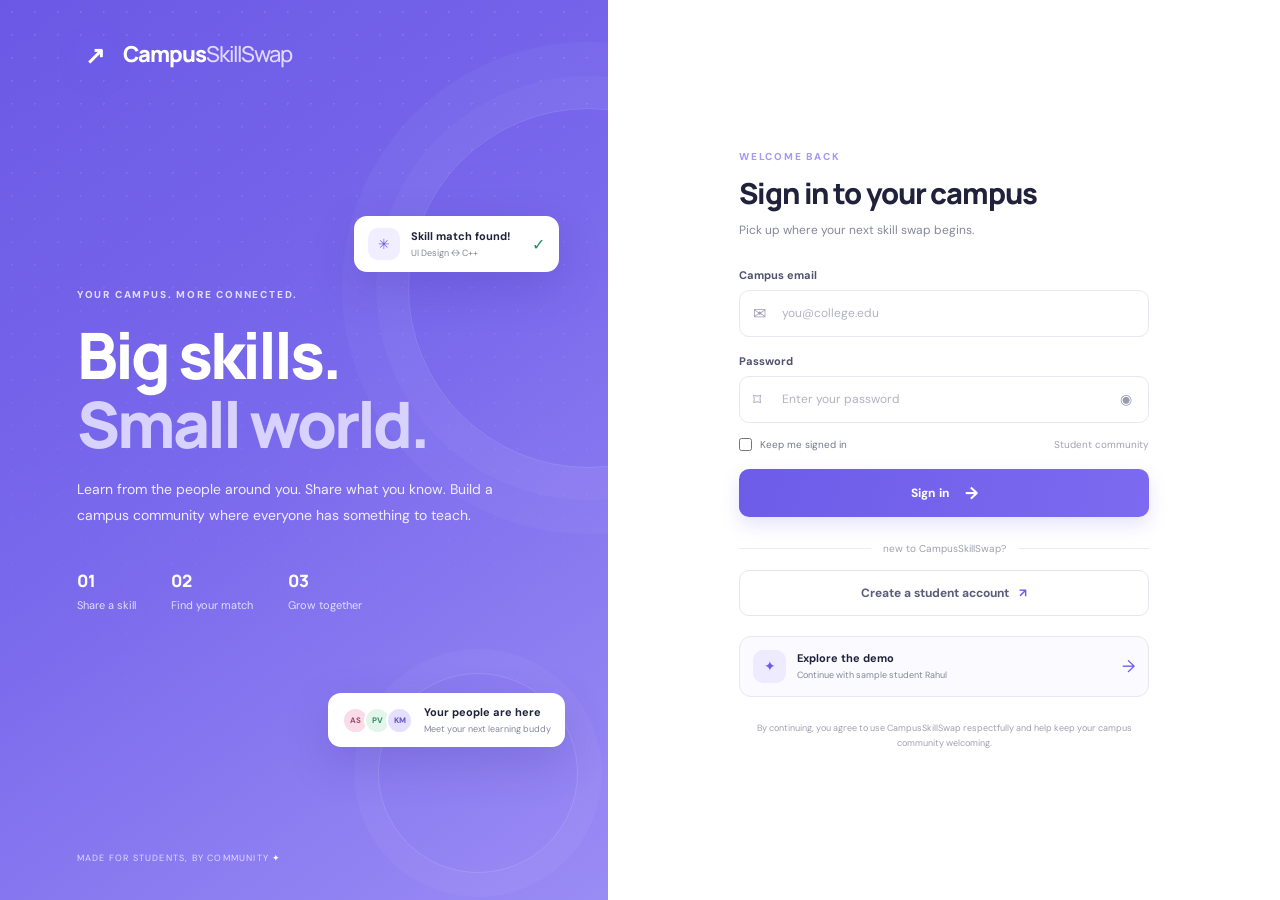
<file: index.html>
<!doctype html>
<html lang="en">
<head>
  <meta charset="utf-8"><meta name="viewport" content="width=device-width,initial-scale=1">
  <title>CampusSkillSwap — Skill Swap Network</title>
  <link rel="preconnect" href="https://fonts.googleapis.com"><link rel="preconnect" href="https://fonts.gstatic.com" crossorigin>
  <link href="https://fonts.googleapis.com/css2?family=DM+Sans:wght@400;500;600;700&family=Manrope:wght@400;500;600;700;800&display=swap" rel="stylesheet">
  <link rel="stylesheet" href="styles.css">
</head>
<body>
  <script>if(!localStorage.getItem("CampusSkillSwap-current-user")){window.location.replace("login.html")}</script>
  <div class="app-shell">
    <aside class="sidebar" id="sidebar">
      <a class="brand" href="#" aria-label="CampusSkillSwap home"><span class="brand-mark">↗</span><span>Campus<span class="brand-light">SkillSwap</span></span></a>
      <div class="campus-label">STUDENT WORKSPACE</div>
      <nav class="nav-list" id="navList">
        <button class="nav-item active" data-page="dashboard"><span>◫</span> Overview</button>
        <button class="nav-item" data-page="discover"><span>⌕</span> Discover skills</button>
        <button class="nav-item" data-page="requests"><span>⇄</span> Exchange requests <i id="requestBadge">2</i></button>
        <button class="nav-item" data-page="sessions"><span>▦</span> My sessions</button>
        <button class="nav-item" data-page="myskills"><span>✳</span> My skills</button>
        <button class="nav-item" data-page="history"><span>◷</span> Skill history</button>
        <button class="nav-item" data-page="learningmap"><span>⌁</span> Skill evolution map</button>
        <button class="nav-item" data-page="notifications"><span>♧</span> Notifications <i id="notificationBadge">3</i></button>
      </nav>
      <div class="sidebar-bottom">
        <div class="help-card"><div class="help-icon">✦</div><b>Every skill has value.</b><p>Share what you know. Learn what you love.</p><button data-page="discover" class="text-button">Find your next skill <span>→</span></button></div>
        <button class="nav-item admin-link" data-page="admin"><span>⚙</span> Admin dashboard</button>
        <div class="profile-mini"><div class="avatar avatar-violet">AS</div><div class="profile-mini-text"><b id="sideName">Aarav Sharma</b><span id="sideDept">Computer Science · Year 3</span></div><button class="more-button" id="profileMenu" aria-label="Profile options">···</button></div>
      </div>
    </aside>
    <main class="main-area">
      <header class="topbar"><button id="mobileMenu" class="icon-button mobile-only" aria-label="Open menu">☰</button><div class="crumb"><span>Workspace</span><span class="crumb-slash">/</span><b id="pageCrumb">Overview</b></div><div class="top-actions"><span class="campus-chip"><span class="online-dot"></span> Campus network</span><button class="icon-button" data-page="notifications" aria-label="Notifications">♧<span class="tiny-dot"></span></button><div class="avatar avatar-violet top-avatar">AS</div><button class="icon-button logout-button" data-action="logout" title="Sign out" aria-label="Sign out">↪</button></div></header>
      <div id="pageContent" class="page-content"></div>
      <footer class="footer">Made for campus, powered by community <span>✦</span><span class="footer-right">CampusSkillSwap · PBL Project</span></footer>
    </main>
  </div>
  <div id="toast" class="toast" role="status"></div>
  <div id="modalRoot"></div>
  <script src="app.js"></script>
</body>
</html>
</file>
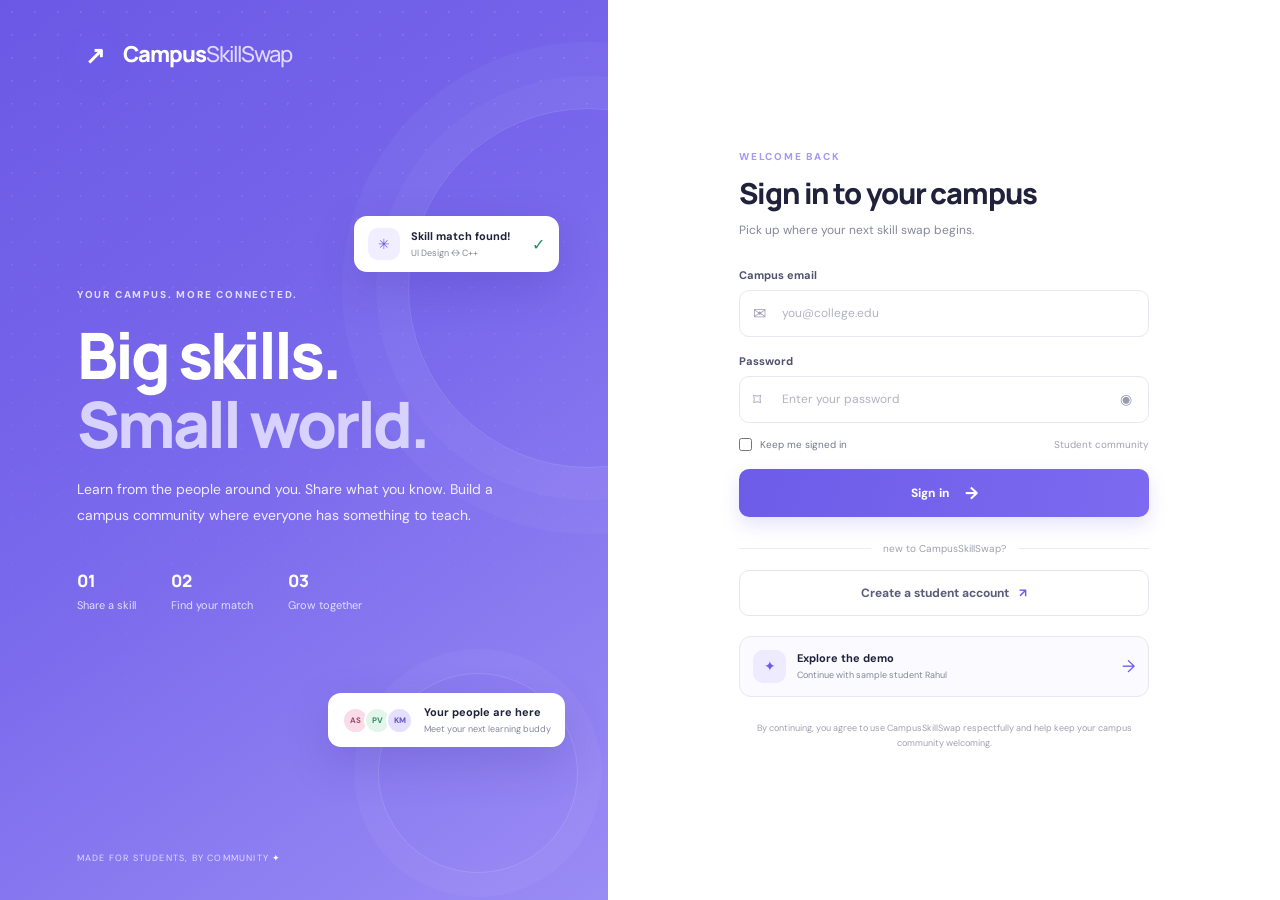
<file: login.html>
<!doctype html>
<html lang="en">
<head>
  <meta charset="utf-8"><meta name="viewport" content="width=device-width,initial-scale=1">
  <title>Sign in · CampusSkillSwap</title>
  <link rel="preconnect" href="https://fonts.googleapis.com"><link rel="preconnect" href="https://fonts.gstatic.com" crossorigin>
  <link href="https://fonts.googleapis.com/css2?family=DM+Sans:wght@400;500;600;700&family=Manrope:wght@400;500;600;700;800&display=swap" rel="stylesheet">
  <link rel="stylesheet" href="auth.css">
</head>
<body>
  <main class="auth-layout">
    <section class="auth-visual">
      <a class="brand" href="login.html"><span class="brand-mark">↗</span><span>Campus<span class="brand-light">SkillSwap</span></span></a>
      <div class="visual-copy"><span class="eyebrow">YOUR CAMPUS. MORE CONNECTED.</span><h1>Big skills.<br><em>Small world.</em></h1><p>Learn from the people around you. Share what you know. Build a campus community where everyone has something to teach.</p>
        <div class="visual-stats"><div><b>01</b><span>Share a skill</span></div><div><b>02</b><span>Find your match</span></div><div><b>03</b><span>Grow together</span></div></div>
      </div>
      <div class="floating-note note-one"><span class="note-icon purple">✳</span><div><b>Skill match found!</b><small>UI Design ↔ C++</small></div><span class="note-check">✓</span></div>
      <div class="floating-note note-two"><span class="mini-avatars"><i>AS</i><i>PV</i><i>KM</i></span><div><b>Your people are here</b><small>Meet your next learning buddy</small></div></div>
      <div class="visual-orb orb-one"></div><div class="visual-orb orb-two"></div>
      <span class="visual-footer">MADE FOR STUDENTS, BY COMMUNITY <span>✦</span></span>
    </section>
    <section class="auth-panel-wrap"><div class="auth-panel">
      <div class="mobile-brand"><span class="brand-mark">↗</span><b>Campus<span class="brand-light">SkillSwap</span></b></div>
      <div class="auth-heading"><span class="eyebrow">WELCOME BACK</span><h2>Sign in to your campus</h2><p>Pick up where your next skill swap begins.</p></div>
      <form id="loginForm" class="auth-form">
        <div class="form-field"><label for="email">Campus email</label><div class="input-wrap"><span>✉</span><input id="email" name="email" type="email" placeholder="you@college.edu" autocomplete="username" required></div></div>
        <div class="form-field"><label for="password">Password</label><div class="input-wrap"><span>⌑</span><input id="password" name="password" type="password" placeholder="Enter your password" autocomplete="current-password" required minlength="6"><button type="button" class="reveal" data-toggle-password="password" aria-label="Show password">◉</button></div></div>
        <div class="form-row"><label class="check-label"><input type="checkbox" id="remember"> Keep me signed in</label><span class="quiet-label">Student community</span></div>
        <p class="form-error" id="formError" role="alert"></p>
        <button class="auth-submit" type="submit">Sign in <span>→</span></button>
      </form>
      <div class="auth-separator"><span>new to CampusSkillSwap?</span></div>
      <a class="secondary-submit" href="register.html">Create a student account <span>↗</span></a>
      <button class="demo-submit" id="demoLogin" type="button"><span class="demo-icon">✦</span><span><b>Explore the demo</b><small>Continue with sample student Rahul</small></span><span class="demo-arrow">→</span></button>
      <p class="auth-legal">By continuing, you agree to use CampusSkillSwap respectfully and help keep your campus community welcoming.</p>
    </div></section>
  </main>
  <div id="authToast" class="auth-toast" role="status"></div><script src="auth.js"></script>
</body></html>
</file>
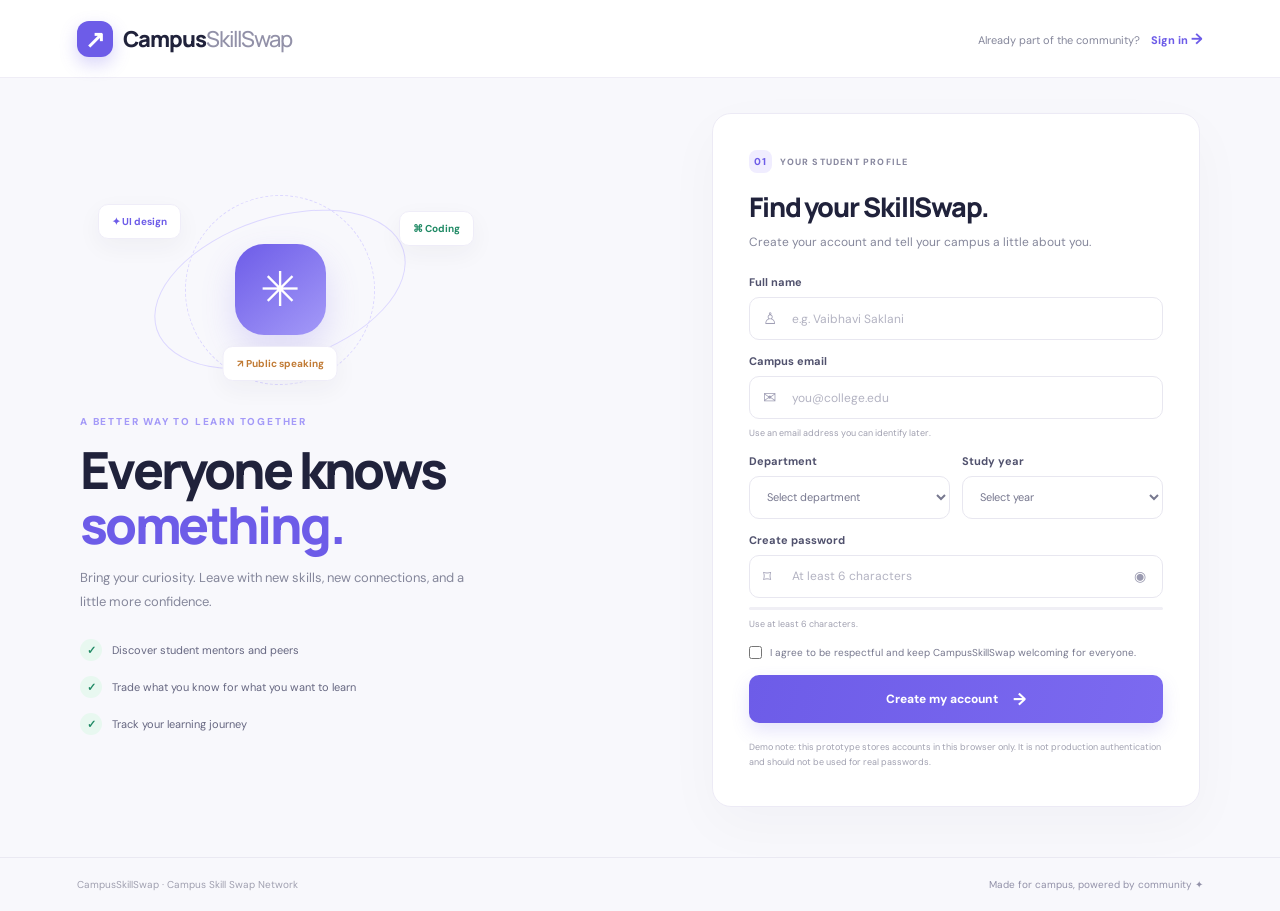
<file: register.html>
<!doctype html>
<html lang="en">
<head>
  <meta charset="utf-8"><meta name="viewport" content="width=device-width,initial-scale=1">
  <title>Join CampusSkillSwap · Student registration</title>
  <link rel="preconnect" href="https://fonts.googleapis.com"><link rel="preconnect" href="https://fonts.gstatic.com" crossorigin>
  <link href="https://fonts.googleapis.com/css2?family=DM+Sans:wght@400;500;600;700&family=Manrope:wght@400;500;600;700;800&display=swap" rel="stylesheet">
  <link rel="stylesheet" href="auth.css">
</head>
<body class="register-body">
  <header class="register-top"><a class="brand" href="login.html"><span class="brand-mark">↗</span><span>Campus<span class="brand-light">SkillSwap</span></span></a><div>Already part of the community? <a href="login.html">Sign in <span>→</span></a></div></header>
  <main class="register-layout">
    <aside class="register-aside"><div class="register-aside-art"><div class="art-orbit orbit-a"></div><div class="art-orbit orbit-b"></div><div class="art-center">✳</div><span class="art-chip chip-a">✦ UI design</span><span class="art-chip chip-b">⌘ Coding</span><span class="art-chip chip-c">↗ Public speaking</span></div><span class="eyebrow">A BETTER WAY TO LEARN TOGETHER</span><h1>Everyone knows<br><em>something.</em></h1><p>Bring your curiosity. Leave with new skills, new connections, and a little more confidence.</p><div class="benefit-list"><div><span>✓</span> Discover student mentors and peers</div><div><span>✓</span> Trade what you know for what you want to learn</div><div><span>✓</span> Track your learning journey</div></div></aside>
    <section class="register-card"><div class="step-label"><span class="step-dot">01</span> YOUR STUDENT PROFILE</div><h2>Find your SkillSwap.</h2><p class="register-intro">Create your account and tell your campus a little about you.</p>
      <form id="registerPageForm" class="auth-form register-form">
        <div class="form-field"><label for="fullName">Full name</label><div class="input-wrap"><span>♙</span><input id="fullName" name="name" type="text" placeholder="e.g. Vaibhavi Saklani" autocomplete="name" minlength="2" required></div></div>
        <div class="form-field"><label for="regEmail">Campus email</label><div class="input-wrap"><span>✉</span><input id="regEmail" name="email" type="email" placeholder="you@college.edu" autocomplete="email" required></div><small class="field-hint">Use an email address you can identify later.</small></div>
        <div class="form-grid-auth"><div class="form-field"><label for="department">Department</label><div class="select-wrap"><select id="department" name="dept" required><option value="" disabled selected>Select department</option><option>Computer Science</option><option>Information Technology</option><option>Electronics</option><option>Mechanical Engineering</option><option>Electrical Engineering</option><option>Business Administration</option><option>Design</option><option>Other</option></select></div></div><div class="form-field"><label for="year">Study year</label><div class="select-wrap"><select id="year" name="year" required><option value="" disabled selected>Select year</option><option value="1">Year 1</option><option value="2">Year 2</option><option value="3">Year 3</option><option value="4">Year 4</option><option value="5">Year 5+</option></select></div></div></div>
        <div class="form-field"><label for="regPassword">Create password</label><div class="input-wrap"><span>⌑</span><input id="regPassword" name="password" type="password" placeholder="At least 6 characters" autocomplete="new-password" minlength="6" required><button type="button" class="reveal" data-toggle-password="regPassword" aria-label="Show password">◉</button></div><div class="password-meter"><span id="passwordMeter"></span></div><small class="field-hint" id="passwordHint">Use at least 6 characters.</small></div>
        <label class="check-label terms-check"><input type="checkbox" name="terms" required> I agree to be respectful and keep CampusSkillSwap welcoming for everyone.</label>
        <p class="form-error" id="registerError" role="alert"></p><button class="auth-submit" type="submit">Create my account <span>→</span></button>
      </form>
      <p class="auth-legal">Demo note: this prototype stores accounts in this browser only. It is not production authentication and should not be used for real passwords.</p>
    </section>
  </main>
  <footer class="register-footer">CampusSkillSwap · Campus Skill Swap Network <span>Made for campus, powered by community ✦</span></footer>
  <div id="authToast" class="auth-toast" role="status"></div><script src="auth.js"></script>
</body></html>
</file>
<file: styles.css>
:root{--ink:#20223b;--muted:#85879b;--line:#ececf3;--purple:#6d5ce8;--purple-dark:#5142c7;--lav:#f1efff;--mint:#e7f8f0;--green:#208a65;--orange:#f0a45b;--bg:#f8f8fc;--white:#fff;--shadow:0 10px 30px rgba(37,34,80,.045)}*{box-sizing:border-box}body{margin:0;background:var(--bg);color:var(--ink);font-family:'DM Sans',sans-serif;font-size:14px}button,input,select,textarea{font:inherit}button{cursor:pointer}a{color:inherit;text-decoration:none}.app-shell{min-height:100vh;display:flex}.sidebar{width:250px;background:#fff;border-right:1px solid var(--line);padding:27px 16px 16px;display:flex;flex-direction:column;flex-shrink:0;min-height:100vh}.brand{display:flex;align-items:center;gap:10px;padding:0 14px;margin-bottom:42px;font:800 22px Manrope,sans-serif;letter-spacing:-1px}.brand-mark{display:grid;place-items:center;width:34px;height:34px;border-radius:11px;background:var(--purple);color:white;font-size:23px;box-shadow:0 5px 12px #6d5ce844}.brand-light{font-weight:500;color:#8888a0}.campus-label{padding:0 14px;margin-bottom:13px;font-size:10px;letter-spacing:1.35px;font-weight:700;color:#a1a1b2}.nav-list{display:grid;gap:5px}.nav-item{position:relative;width:100%;border:0;background:transparent;color:#7b7c92;text-align:left;padding:13px 14px;border-radius:10px;display:flex;align-items:center;gap:13px;font-weight:600;transition:.18s}.nav-item>span{font-size:20px;width:22px;text-align:center;color:#9999af}.nav-item:hover{background:#f7f6ff;color:var(--purple)}.nav-item.active{background:var(--lav);color:var(--purple-dark)}.nav-item.active>span{color:var(--purple)}.nav-item i{font-style:normal;margin-left:auto;background:#e3defe;color:var(--purple-dark);font-size:10px;font-weight:700;border-radius:6px;padding:3px 6px}.sidebar-bottom{margin-top:auto}.help-card{background:#f7f5ff;border:1px solid #eeeaff;border-radius:14px;padding:17px 15px;margin:24px 3px 18px}.help-icon{display:grid;place-items:center;width:31px;height:31px;border-radius:10px;background:#e8e2ff;color:var(--purple);font-size:18px;margin-bottom:13px}.help-card b{font:700 13px Manrope,sans-serif}.help-card p{color:#85849c;line-height:1.55;font-size:12px;margin:7px 0 12px}.text-button{padding:0;border:0;background:none;color:var(--purple);font-weight:700;font-size:11px}.text-button span{margin-left:5px}.admin-link{font-size:12px;padding-top:11px;padding-bottom:11px}.profile-mini{border-top:1px solid var(--line);margin-top:12px;padding:17px 5px 0;display:flex;align-items:center;gap:10px}.avatar{display:grid;place-items:center;flex-shrink:0;border-radius:50%;font-weight:700}.avatar-violet{background:#e6e1ff;color:#6753d9}.profile-mini .avatar{width:36px;height:36px;font-size:11px}.profile-mini-text{display:grid;gap:4px;min-width:0}.profile-mini-text b{font-size:12px}.profile-mini-text span{font-size:10px;color:var(--muted);white-space:nowrap}.more-button{margin-left:auto;border:0;background:none;color:#999;font-size:20px}.main-area{flex:1;min-width:0;display:flex;flex-direction:column}.topbar{height:76px;background:#fff;border-bottom:1px solid var(--line);display:flex;align-items:center;justify-content:space-between;padding:0 42px}.crumb{display:flex;align-items:center;gap:11px;color:#9a9bad;font-size:12px}.crumb-slash{color:#d4d4e0}.crumb b{font-weight:700;color:#34344e}.top-actions{display:flex;align-items:center;gap:19px}.campus-chip{font-size:11px;color:#77798d;background:#f7f7fb;border:1px solid #eeeef5;padding:8px 11px;border-radius:20px}.online-dot{display:inline-block;width:6px;height:6px;border-radius:50%;background:#38bf8a;margin-right:6px;vertical-align:1px}.icon-button{position:relative;border:1px solid var(--line);background:#fff;border-radius:10px;width:36px;height:36px;color:#77788f;font-size:18px}.tiny-dot{position:absolute;width:6px;height:6px;background:#fa8f87;border:1px solid white;border-radius:50%;right:7px;top:6px}.top-avatar{width:34px;height:34px;font-size:11px}.page-content{padding:34px 42px 30px;max-width:1500px;width:100%;margin:0 auto;flex:1}.footer{padding:17px 42px;border-top:1px solid var(--line);font-size:10px;color:#a0a0b0}.footer>span:first-child{color:var(--purple)}.footer-right{float:right}.eyebrow{color:var(--purple);font-size:10px;letter-spacing:1.6px;font-weight:800;text-transform:uppercase}.page-title{font:800 27px Manrope,sans-serif;letter-spacing:-.9px;margin:8px 0 7px}.subtitle{margin:0;color:var(--muted);font-size:12px;line-height:1.65}.heading-row{display:flex;align-items:flex-end;justify-content:space-between;gap:18px;margin-bottom:25px}.heading-actions{display:flex;gap:10px}.btn{border:1px solid transparent;border-radius:9px;padding:11px 15px;font-size:12px;font-weight:700;display:inline-flex;align-items:center;justify-content:center;gap:8px;transition:.18s}.btn-primary{background:var(--purple);color:#fff;box-shadow:0 5px 12px #6d5ce822}.btn-primary:hover{background:var(--purple-dark);transform:translateY(-1px)}.btn-light{background:#fff;border-color:var(--line);color:#64657e}.btn-light:hover{border-color:#c9c2ff;color:var(--purple)}.btn-sm{padding:8px 11px;font-size:11px}.stats-grid{display:grid;grid-template-columns:repeat(4,minmax(0,1fr));gap:15px;margin-bottom:24px}.stat-card,.panel,.person-card,.session-card,.request-card{background:#fff;border:1px solid var(--line);border-radius:14px;box-shadow:var(--shadow)}.stat-card{padding:19px 19px 17px}.stat-top{display:flex;align-items:center;justify-content:space-between;color:#898aa0;font-size:11px}.stat-icon{width:34px;height:34px;border-radius:10px;display:grid;place-items:center;font-size:18px}.icon-purple{background:#f0edff;color:#725fe9}.icon-green{background:#e7f8f0;color:#26956d}.icon-orange{background:#fff3e6;color:#e99a4e}.icon-blue{background:#e9f4ff;color:#5198dd}.stat-value{font:800 25px Manrope,sans-serif;letter-spacing:-.8px;margin:12px 0 5px}.stat-note{font-size:10px;color:#a0a0b0}.stat-note .positive{color:#26956d;font-weight:700}.dashboard-grid{display:grid;grid-template-columns:minmax(0,1.65fr) minmax(260px,1fr);gap:20px}.panel{padding:21px;margin-bottom:20px}.panel-head{display:flex;align-items:center;justify-content:space-between;gap:12px;margin-bottom:18px}.panel-title{font:750 14px Manrope,sans-serif;margin:0}.panel-subtitle{font-size:10px;color:var(--muted);margin-top:5px}.link-button{border:0;background:none;color:var(--purple);font-size:11px;font-weight:700}.welcome-banner{border-radius:15px;padding:24px 27px;background:linear-gradient(110deg,#6e5de8,#8675f2);color:#fff;display:flex;align-items:center;justify-content:space-between;overflow:hidden;position:relative;margin-bottom:23px;min-height:145px}.welcome-banner:after{content:'';position:absolute;right:100px;top:-70px;width:220px;height:220px;border:1px solid #ffffff30;border-radius:50%;box-shadow:0 0 0 28px #ffffff0c,0 0 0 57px #ffffff0a}.welcome-banner h2{font:800 22px Manrope,sans-serif;letter-spacing:-.6px;margin:8px 0}.welcome-banner p{color:#e9e5ff;font-size:11px;margin:0 0 17px}.welcome-banner .btn{background:white;color:var(--purple-dark);padding:10px 13px}.welcome-tag{font-size:9px;letter-spacing:1.2px;color:#e4dfff;font-weight:700}.welcome-illustration{position:relative;z-index:1;font-size:56px;opacity:.94;margin-right:24px}.match-list{display:grid;gap:12px}.match-row{display:flex;align-items:center;gap:12px;padding:12px;border:1px solid #f0f0f6;border-radius:11px}.person-avatar{width:43px;height:43px;border-radius:13px;display:grid;place-items:center;font-weight:800;font-size:12px;flex-shrink:0}.person-meta{flex:1;min-width:0}.person-meta b{font-size:12px;display:block;margin-bottom:4px}.person-meta span{font-size:10px;color:var(--muted)}.match-skill{font-size:10px;color:#696a83;margin-top:6px}.match-skill strong{color:var(--purple)}.score{display:grid;justify-items:center;gap:3px;min-width:48px}.score b{font:800 17px Manrope,sans-serif;color:var(--purple)}.score span{font-size:9px;color:#9999aa}.quick-list{display:grid;gap:15px}.quick-item{display:flex;align-items:center;gap:11px}.quick-symbol{width:37px;height:37px;display:grid;place-items:center;border-radius:11px;background:#f4f1ff;color:var(--purple);font-size:18px}.quick-copy{flex:1}.quick-copy b{font-size:11px;display:block}.quick-copy span{font-size:10px;color:var(--muted);display:block;margin-top:4px}.quick-arrow{color:#b0b0c1;font-size:17px}.activity-list{display:grid;gap:16px}.activity-item{display:flex;gap:10px;align-items:flex-start}.activity-dot{width:8px;height:8px;border-radius:50%;margin-top:4px;background:#8a7bf0;box-shadow:0 0 0 4px #f1efff;flex-shrink:0}.activity-copy{font-size:11px;line-height:1.5;color:#666780}.activity-copy b{color:#353650}.activity-copy time{display:block;font-size:9px;color:#a0a0b0;margin-top:4px}.skill-pills{display:flex;gap:7px;flex-wrap:wrap}.skill-pill{padding:7px 10px;background:#f3f0ff;color:#6855d6;border-radius:7px;font-size:10px;font-weight:700}.skill-pill.learn{background:#e9f8f1;color:#268563}.filters{display:flex;gap:10px;flex-wrap:wrap;margin:20px 0}.search-box{display:flex;align-items:center;gap:9px;flex:1;min-width:200px;border:1px solid var(--line);background:#fff;border-radius:9px;padding:0 12px}.search-box span{font-size:18px;color:#a0a0b0}.search-box input{border:0;outline:0;width:100%;padding:11px 0;color:var(--ink);background:transparent;font-size:11px}.filter-select,.field input,.field select,.field textarea{border:1px solid var(--line);border-radius:9px;background:#fff;padding:11px 12px;outline:none;color:#5c5d75;font-size:11px}.filter-select:focus,.field input:focus,.field select:focus,.field textarea:focus{border-color:#b7adff;box-shadow:0 0 0 3px #6d5ce812}.people-grid{display:grid;grid-template-columns:repeat(3,minmax(0,1fr));gap:15px}.person-card{padding:19px;transition:.2s}.person-card:hover{transform:translateY(-2px);box-shadow:0 12px 25px #27224c0b}.person-card-top{display:flex;align-items:flex-start;gap:11px}.person-card-top .person-avatar{width:47px;height:47px}.person-name{font:750 13px Manrope,sans-serif;margin:2px 0 5px}.person-dept{font-size:10px;color:var(--muted)}.rating{margin-left:auto;color:#e8a34c;font-size:11px;white-space:nowrap}.rating span{color:#8c8da0;font-size:10px}.person-bio{font-size:10px;color:#85869a;line-height:1.6;margin:14px 0}.mini-label{font-size:9px;letter-spacing:.7px;color:#9a9bae;font-weight:800;text-transform:uppercase;margin:12px 0 8px}.person-card .skill-pills{gap:5px}.person-card .skill-pill{padding:6px 8px;font-size:9px}.person-footer{display:flex;align-items:center;justify-content:space-between;border-top:1px solid #f0f0f6;margin-top:16px;padding-top:14px}.mode-label{font-size:10px;color:#8a8ba0}.mode-label span{color:#4eaf8b;margin-right:4px}.empty-state{text-align:center;padding:50px 20px;color:#9696a9;grid-column:1/-1}.empty-state strong{display:block;color:#42435d;margin:10px 0}.request-list,.session-list{display:grid;gap:12px}.request-card{padding:18px;display:flex;align-items:center;gap:14px}.request-main{flex:1;min-width:0}.request-title{font:750 13px Manrope,sans-serif;margin-bottom:5px}.request-description{font-size:10px;color:var(--muted);line-height:1.5}.request-actions{display:flex;gap:7px;flex-wrap:wrap}.status{display:inline-flex;align-items:center;gap:5px;padding:6px 8px;border-radius:6px;font-size:9px;font-weight:800;background:#fff3e4;color:#c58432}.status.accepted,.status.completed,.status.scheduled{background:#e8f8f0;color:#22875f}.status.rejected,.status.cancelled{background:#fff0ef;color:#c65f5a}.tabs{display:flex;gap:18px;border-bottom:1px solid var(--line);margin:16px 0 18px}.tab{background:none;border:0;border-bottom:2px solid transparent;padding:0 0 12px;color:#9898aa;font-size:11px;font-weight:700}.tab.active{color:var(--purple);border-color:var(--purple)}.form-grid{display:grid;grid-template-columns:1fr 1fr;gap:14px}.field{display:grid;gap:7px}.field.full{grid-column:1/-1}.field label{font-size:10px;color:#666781;font-weight:700}.field input,.field select,.field textarea{width:100%;font-size:12px}.field textarea{resize:vertical;min-height:75px}.form-actions{display:flex;justify-content:flex-end;gap:9px;margin-top:18px}.skill-columns{display:grid;grid-template-columns:1fr 1fr;gap:18px}.skill-box{border:1px solid var(--line);border-radius:12px;padding:17px}.skill-box-head{display:flex;align-items:center;justify-content:space-between;margin-bottom:15px}.skill-box-head h3{font:750 12px Manrope,sans-serif;margin:0}.skill-entry{display:flex;align-items:center;justify-content:space-between;padding:11px 0;border-top:1px solid #f1f1f6;gap:10px}.skill-entry:first-of-type{border-top:0}.skill-entry b{font-size:11px}.skill-entry span{display:block;color:var(--muted);font-size:10px;margin-top:4px}.remove-skill{border:0;background:#fff0ef;color:#d26a66;border-radius:6px;width:26px;height:26px}.session-grid{display:grid;grid-template-columns:repeat(2,minmax(0,1fr));gap:14px}.session-card{padding:18px}.session-date{background:#f2efff;border-radius:10px;padding:9px 11px;color:var(--purple);font-size:10px;font-weight:800;display:inline-block}.session-card h3{font:750 14px Manrope,sans-serif;margin:13px 0 6px}.session-card p{font-size:10px;color:var(--muted);line-height:1.6}.session-meta{display:flex;gap:12px;flex-wrap:wrap;color:#797a91;font-size:10px;margin:14px 0}.timeline{display:grid;gap:0}.timeline-item{display:grid;grid-template-columns:100px 20px 1fr;gap:12px;padding-bottom:23px}.timeline-date{font-size:10px;color:#9696a9;padding-top:2px}.timeline-line{position:relative;display:flex;justify-content:center}.timeline-line:before{content:'';position:absolute;top:10px;bottom:-23px;width:1px;background:#e8e6f6}.timeline-item:last-child .timeline-line:before{display:none}.timeline-line:after{content:'';position:relative;width:9px;height:9px;border-radius:50%;background:var(--purple);box-shadow:0 0 0 4px #f0edff}.timeline-copy b{font-size:12px}.timeline-copy p{font-size:10px;color:var(--muted);line-height:1.6;margin:5px 0 0}.notification-item{display:flex;gap:12px;padding:15px 0;border-bottom:1px solid #f0f0f6}.notification-item:last-child{border:0}.notification-icon{width:36px;height:36px;border-radius:11px;display:grid;place-items:center;background:#f1efff;color:var(--purple);flex-shrink:0}.notification-copy{flex:1}.notification-copy p{font-size:11px;line-height:1.55;margin:1px 0 5px}.notification-copy time{font-size:9px;color:#a1a1b0}.unread-mark{width:6px;height:6px;border-radius:50%;background:var(--purple);margin-top:6px}.admin-stats{display:grid;grid-template-columns:repeat(3,1fr);gap:14px}.table-wrap{overflow:auto}table{border-collapse:collapse;width:100%;min-width:550px}th{text-align:left;font-size:9px;letter-spacing:.7px;text-transform:uppercase;color:#a0a0b0;background:#fbfbfe}th,td{padding:13px 11px;border-bottom:1px solid #f0f0f6}td{font-size:11px;color:#676880}td b{color:#34354e}.toast{position:fixed;bottom:25px;right:25px;z-index:30;background:#282743;color:#fff;padding:13px 17px;border-radius:10px;box-shadow:0 10px 30px #1f1d3a33;font-size:12px;opacity:0;transform:translateY(10px);pointer-events:none;transition:.25s}.toast.show{opacity:1;transform:translateY(0)}.modal-backdrop{position:fixed;inset:0;background:#201d3d65;display:grid;place-items:center;padding:20px;z-index:20}.modal{background:#fff;width:min(560px,100%);max-height:90vh;overflow:auto;border-radius:17px;padding:24px;box-shadow:0 24px 80px #1d194b30}.modal-head{display:flex;align-items:center;justify-content:space-between;margin-bottom:20px}.modal-head h2{font:800 18px Manrope,sans-serif;margin:0}.modal-close{border:0;background:#f5f5fa;border-radius:8px;width:30px;height:30px;color:#777}.mobile-only{display:none}.muted{color:var(--muted)}.divider{height:1px;background:var(--line);margin:17px 0}
@media(max-width:1150px){.sidebar{width:225px}.topbar{padding:0 28px}.page-content{padding:28px}.people-grid{grid-template-columns:repeat(2,minmax(0,1fr))}.stats-grid{grid-template-columns:repeat(2,minmax(0,1fr))}.dashboard-grid{grid-template-columns:minmax(0,1.4fr) minmax(240px,1fr)}}
@media(max-width:850px){.sidebar{position:fixed;z-index:15;left:-260px;top:0;bottom:0;transition:left .25s;box-shadow:0 0 30px #1b194022}.sidebar.open{left:0}.mobile-only{display:inline-block}.topbar{padding:0 18px;height:65px}.page-content{padding:23px 18px}.footer{padding:16px 18px}.dashboard-grid{grid-template-columns:1fr}.welcome-illustration{font-size:40px;margin-right:4px}.heading-row{align-items:flex-start;flex-direction:column}.heading-actions{width:100%}.campus-chip{display:none}}
@media(max-width:560px){.page-title{font-size:23px}.stats-grid{gap:9px}.stat-card{padding:14px}.stat-value{font-size:22px}.stat-top{font-size:10px}.stat-note{line-height:1.5}.people-grid,.session-grid,.skill-columns,.form-grid{grid-template-columns:1fr}.field.full{grid-column:auto}.request-card{align-items:flex-start;flex-wrap:wrap}.request-actions{width:100%}.request-actions .btn{flex:1}.top-actions{gap:9px}.footer-right{float:none;display:block;margin-top:7px}.timeline-item{grid-template-columns:70px 16px 1fr}.welcome-banner{padding:20px}.welcome-banner h2{font-size:19px}.welcome-illustration{display:none}.admin-stats{grid-template-columns:1fr 1fr}.filters .filter-select{flex:1;min-width:120px}}
/* Polished motion and account controls */
.logout-button{font-size:19px;color:#8c8ba3;transition:background .18s,color .18s,transform .18s}.logout-button:hover{background:#f2efff;color:var(--purple);transform:translateY(-1px)}
.page-content{animation:page-enter .32s ease both}.stat-card,.panel,.person-card,.session-card,.request-card{animation:card-enter .42s ease both}.stats-grid .stat-card:nth-child(2){animation-delay:.04s}.stats-grid .stat-card:nth-child(3){animation-delay:.08s}.stats-grid .stat-card:nth-child(4){animation-delay:.12s}.panel:nth-child(2){animation-delay:.06s}.match-row{transition:background .18s,border-color .18s,transform .18s}.match-row:hover{background:#fcfbff;border-color:#e5e0ff;transform:translateX(2px)}.welcome-banner{background-image:radial-gradient(circle at 80% 18%,#ffffff20 0,transparent 30%),linear-gradient(110deg,#6e5de8,#8675f2)}.welcome-illustration{animation:soft-float 5s ease-in-out infinite}.btn:focus-visible,.nav-item:focus-visible,.icon-button:focus-visible{outline:3px solid #bdb4ff;outline-offset:2px}
@keyframes page-enter{from{opacity:0;transform:translateY(5px)}to{opacity:1;transform:translateY(0)}}@keyframes card-enter{from{opacity:0;transform:translateY(8px)}to{opacity:1;transform:translateY(0)}}@keyframes soft-float{0%,100%{transform:translateY(0) rotate(-3deg)}50%{transform:translateY(-7px) rotate(3deg)}}
@media(prefers-reduced-motion:reduce){.page-content,.stat-card,.panel,.person-card,.session-card,.request-card,.welcome-illustration{animation:none!important;transition:none!important}}

.rating-number {
    display: grid;
    justify-items: end;
    gap: 4px;
    color: var(--purple);
    font-size: 12px;
    white-space: nowrap;
}

.rating-number b {
    font: 800 13px Manrope, sans-serif;
    color: var(--purple-dark);
}

.rating-number span {
    font-size: 9px;
    color: var(--muted);
}
</file>
<file: auth.css>
:root{--ink:#20223b;--muted:#85879b;--line:#e9e8f2;--purple:#6d5ce8;--purple-dark:#5142c7;--lav:#f1efff;--green:#208a65;--bg:#f7f7fc;--white:#fff}*{box-sizing:border-box}html{scroll-behavior:smooth}body{margin:0;background:var(--bg);color:var(--ink);font-family:'DM Sans',sans-serif;font-size:14px}button,input,select{font:inherit}button,a{-webkit-tap-highlight-color:transparent}a{color:inherit;text-decoration:none}.brand{display:inline-flex;align-items:center;gap:10px;font:800 22px Manrope,sans-serif;letter-spacing:-1px;position:relative;z-index:2}.brand-mark{display:grid;place-items:center;width:36px;height:36px;border-radius:12px;background:var(--purple);color:#fff;font-size:24px;box-shadow:0 7px 17px #6d5ce844}.brand-light{font-weight:500;color:#9291a8}.auth-layout{min-height:100vh;display:grid;grid-template-columns:minmax(400px, .95fr) minmax(460px,1.05fr);background:#fff}.auth-visual{position:relative;isolation:isolate;overflow:hidden;min-height:100vh;padding:36px clamp(35px,6vw,90px);background:linear-gradient(145deg,#6b59e5 0%,#7969ec 47%,#9a8cf5 100%);color:white;display:flex;flex-direction:column}.auth-visual:before{content:"";position:absolute;z-index:-1;inset:0;background-image:radial-gradient(#ffffff20 1px,transparent 1px);background-size:23px 23px;mask-image:linear-gradient(to bottom,black,transparent 88%)}.auth-visual .brand-light{color:#dedaff}.visual-copy{margin:auto 0;max-width:500px;position:relative;z-index:1;padding:70px 0 95px;animation:rise .7s both}.eyebrow{display:block;font-size:10px;letter-spacing:1.8px;font-weight:800;color:#a49af8}.auth-visual .eyebrow{color:#e1dcff}.visual-copy h1,.register-aside h1{font:800 clamp(43px,5vw,67px)/1.08 Manrope,sans-serif;letter-spacing:-3px;margin:19px 0}.visual-copy h1 em,.register-aside h1 em{font-style:normal;color:#d8d2ff}.visual-copy p{font-size:14px;line-height:1.85;color:#efedff;max-width:420px}.visual-stats{display:flex;gap:35px;margin-top:40px}.visual-stats div{display:grid;gap:6px}.visual-stats b{font:800 17px Manrope,sans-serif}.visual-stats span{font-size:11px;color:#e1ddff}.visual-footer{font-size:9px;letter-spacing:1.2px;color:#dedaff}.visual-footer span{color:#fff}.visual-orb{position:absolute;border:1px solid #ffffff25;border-radius:50%;pointer-events:none}.orb-one{width:360px;height:360px;right:-160px;top:12%;box-shadow:0 0 0 32px #ffffff08,0 0 0 66px #ffffff08}.orb-two{width:200px;height:200px;right:5%;bottom:3%;box-shadow:0 0 0 24px #ffffff09}.floating-note{position:absolute;z-index:2;display:flex;align-items:center;gap:11px;padding:12px 14px;background:#fff;color:var(--ink);border-radius:13px;box-shadow:0 16px 45px #34258c30;animation:float 5s ease-in-out infinite}.floating-note b,.floating-note small{display:block}.floating-note b{font-size:11px}.floating-note small{font-size:9px;color:var(--muted);margin-top:4px}.note-one{right:8%;top:24%}.note-two{right:7%;bottom:17%;animation-delay:-2.5s}.note-icon{width:32px;height:32px;display:grid;place-items:center;border-radius:10px}.note-icon.purple{background:var(--lav);color:var(--purple)}.note-check{color:var(--green);font-size:16px;margin-left:10px}.mini-avatars{display:flex;padding-left:5px}.mini-avatars i{font-style:normal;width:27px;height:27px;border:2px solid white;border-radius:50%;display:grid;place-items:center;font-size:8px;font-weight:800;background:#f9dce8;color:#9e4d70;margin-left:-5px}.mini-avatars i:nth-child(2){background:#e2f6ec;color:#338d66}.mini-avatars i:nth-child(3){background:#e5e0ff;color:#6853c9}.auth-panel-wrap{display:grid;place-items:center;padding:50px 28px}.auth-panel{width:min(410px,100%);animation:rise .6s .08s both}.mobile-brand{display:none}.auth-heading{margin-bottom:28px}.auth-heading h2,.register-card h2{font:800 29px Manrope,sans-serif;letter-spacing:-1.1px;margin:10px 0 8px}.auth-heading p,.register-intro{font-size:12px;color:var(--muted);line-height:1.6;margin:0}.auth-form{display:grid;gap:17px}.form-field{display:grid;gap:8px;min-width:0}.form-field label{font-size:11px;font-weight:700;color:#50516d}.input-wrap,.select-wrap{position:relative;display:flex;align-items:center}.input-wrap>span{position:absolute;left:14px;color:#a09fb5;font-size:16px;pointer-events:none}.input-wrap input,.select-wrap select{width:100%;height:47px;border:1px solid #e8e7f0;border-radius:10px;background:#fff;padding:0 43px 0 42px;color:var(--ink);outline:none;transition:border-color .2s,box-shadow .2s;font-size:12px}.input-wrap input::placeholder{color:#b3b3c2}.input-wrap input:focus,.select-wrap select:focus{border-color:#aaa0fa;box-shadow:0 0 0 4px #6d5ce811}.select-wrap select{padding-left:13px;padding-right:12px;appearance:auto;color:#77788f}.select-wrap select:valid{color:var(--ink)}.reveal{position:absolute;right:9px;border:0;background:transparent;color:#9a9ab0;width:29px;height:29px;border-radius:7px}.reveal:hover{background:#f4f2ff;color:var(--purple)}.form-row{display:flex;align-items:center;justify-content:space-between;gap:10px;margin-top:-3px}.check-label{display:flex;align-items:flex-start;gap:8px;color:#77788e;font-size:10px;line-height:1.5}.check-label input{accent-color:var(--purple);margin:1px 0 0;flex-shrink:0}.quiet-label{font-size:10px;color:#a2a2b4}.auth-submit{width:100%;height:48px;border:0;border-radius:10px;background:linear-gradient(105deg,#6d5ce8,#7c6af0);color:#fff;font-size:12px;font-weight:800;box-shadow:0 8px 18px #6d5ce82b;display:flex;align-items:center;justify-content:center;gap:15px;transition:transform .2s,box-shadow .2s}.auth-submit span{font-size:17px;transition:transform .2s}.auth-submit:hover{transform:translateY(-2px);box-shadow:0 12px 24px #6d5ce83b}.auth-submit:hover span{transform:translateX(4px)}.auth-separator{display:flex;align-items:center;gap:12px;margin:25px 0 15px;color:#a0a0b1;font-size:10px}.auth-separator:before,.auth-separator:after{content:"";height:1px;flex:1;background:#ecebf3}.secondary-submit{height:46px;border:1px solid #e7e5f0;border-radius:10px;display:flex;align-items:center;justify-content:center;gap:10px;color:#5c5b79;font-size:12px;font-weight:700;transition:.2s}.secondary-submit:hover{border-color:#c6bfff;background:#faf9ff;color:var(--purple)}.secondary-submit span{color:var(--purple)}.demo-submit{margin-top:20px;width:100%;padding:13px;border:1px solid #e9e8f2;background:#fbfaff;border-radius:12px;display:flex;align-items:center;text-align:left;gap:11px;color:var(--ink);transition:.2s}.demo-submit:hover{background:#f5f2ff;border-color:#d6d0ff;transform:translateY(-1px)}.demo-icon{width:33px;height:33px;display:grid;place-items:center;background:#eeeaff;color:var(--purple);border-radius:10px}.demo-submit b,.demo-submit small{display:block}.demo-submit b{font-size:11px}.demo-submit small{font-size:9px;color:var(--muted);margin-top:4px}.demo-arrow{margin-left:auto;color:var(--purple);font-size:17px}.auth-legal{font-size:9px;line-height:1.65;color:#a0a0b0;text-align:center;margin:24px 0 0}.form-error{font-size:11px;line-height:1.5;color:#c44f61;margin:-6px 0 0;min-height:0}.form-error:empty{display:none}.auth-toast{position:fixed;z-index:20;left:50%;bottom:25px;transform:translate(-50%,12px);padding:12px 17px;border-radius:10px;background:#25243f;color:#fff;font-size:12px;box-shadow:0 10px 35px #201e3a30;opacity:0;pointer-events:none;transition:.25s}.auth-toast.show{opacity:1;transform:translate(-50%,0)}
/* Registration */
.register-body{background:#f8f8fc;min-height:100vh}.register-top{height:78px;padding:0 clamp(22px,6vw,90px);display:flex;align-items:center;justify-content:space-between;background:#fff;border-bottom:1px solid #efedf6}.register-top>div{font-size:11px;color:var(--muted)}.register-top>div a{color:var(--purple);font-weight:800;margin-left:8px}.register-top>div a span{font-size:15px}.register-layout{width:min(1120px,calc(100% - 48px));margin:35px auto 50px;display:grid;grid-template-columns:minmax(0,1fr) minmax(420px,.9fr);gap:clamp(35px,7vw,95px);align-items:center}.register-aside{padding:20px 0;animation:rise .6s both}.register-aside h1{font-size:clamp(38px,4vw,54px);color:var(--ink);letter-spacing:-2.6px;margin:14px 0}.register-aside h1 em{color:var(--purple)}.register-aside>p{max-width:390px;color:var(--muted);font-size:13px;line-height:1.8}.register-aside-art{height:210px;max-width:400px;position:relative;display:grid;place-items:center;margin:0 0 20px}.art-orbit{position:absolute;border:1px solid #dcd7ff;border-radius:50%;transform:rotate(-18deg)}.orbit-a{width:260px;height:145px}.orbit-b{width:190px;height:190px;border-style:dashed}.art-center{width:91px;height:91px;border-radius:29px;display:grid;place-items:center;font-size:48px;color:#fff;background:linear-gradient(140deg,#6d5ce8,#a49af8);box-shadow:0 15px 35px #6d5ce833;animation:float 5s ease-in-out infinite}.art-chip{position:absolute;background:#fff;border:1px solid #efedf8;box-shadow:0 8px 25px #2520460c;border-radius:10px;padding:10px 13px;font-size:10px;font-weight:700;color:#5f5f7b}.chip-a{top:19px;left:18px;color:#6d5ce8}.chip-b{top:26px;right:6px;color:#208a65}.chip-c{bottom:14px;left:50%;transform:translateX(-50%);white-space:nowrap;color:#c17b35}.benefit-list{display:grid;gap:15px;margin-top:26px}.benefit-list div{display:flex;align-items:center;gap:10px;font-size:11px;color:#666781}.benefit-list span{width:22px;height:22px;display:grid;place-items:center;background:#e8f8f0;color:#208a65;border-radius:50%;font-size:11px;font-weight:800}.register-card{background:#fff;border:1px solid #eceaf5;border-radius:19px;padding:clamp(23px,3vw,36px);box-shadow:0 18px 55px #28234b08;animation:rise .65s .06s both}.step-label{display:flex;align-items:center;gap:8px;color:#88889f;font-size:9px;font-weight:800;letter-spacing:1.1px}.step-dot{display:grid;place-items:center;width:23px;height:23px;border-radius:8px;background:#f0edff;color:var(--purple);font-size:10px}.register-card h2{font-size:27px;margin-top:15px}.register-intro{margin-bottom:23px}.register-form{gap:14px}.register-form .input-wrap input{height:43px}.register-form .select-wrap select{height:43px;font-size:11px}.form-grid-auth{display:grid;grid-template-columns:1fr 1fr;gap:12px}.field-hint{font-size:9px;color:#a0a0b0;line-height:1.4}.password-meter{height:3px;background:#f0eff5;border-radius:4px;overflow:hidden;margin-top:1px}.password-meter span{height:100%;display:block;width:0;background:#d98b53;border-radius:4px;transition:width .2s,background .2s}.terms-check{margin:1px 0 0}.register-form .auth-submit{margin-top:1px}.register-card .auth-legal{text-align:left;margin-top:17px}.register-footer{border-top:1px solid #eae9f2;padding:20px clamp(22px,6vw,90px);font-size:10px;color:#a0a0b0;display:flex;justify-content:space-between;gap:15px}.register-footer span{color:#9291a8}
@keyframes rise{from{opacity:0;transform:translateY(15px)}to{opacity:1;transform:translateY(0)}}@keyframes float{0%,100%{transform:translateY(0)}50%{transform:translateY(-7px)}}
@media(max-width:980px){.auth-layout{grid-template-columns:minmax(340px,.8fr) minmax(420px,1.2fr)}.auth-visual{padding:30px}.note-one{right:5%;top:22%}.note-two{right:4%;bottom:13%}.register-layout{gap:35px}.register-aside-art{transform:scale(.9);transform-origin:left center}}
@media(max-width:760px){.auth-layout{grid-template-columns:1fr}.auth-visual{display:none}.auth-panel-wrap{min-height:100vh;padding:30px 22px}.auth-panel{max-width:420px}.mobile-brand{display:flex;align-items:center;gap:10px;margin-bottom:48px;font:800 20px Manrope,sans-serif;letter-spacing:-.8px}.mobile-brand .brand-mark{width:32px;height:32px;font-size:21px}.auth-heading h2{font-size:27px}.register-top{height:68px}.register-layout{width:min(560px,calc(100% - 30px));grid-template-columns:1fr;margin:20px auto 35px}.register-aside{padding:5px 4px 0}.register-aside-art{height:135px;max-width:330px;transform:none;margin-bottom:15px}.art-center{width:67px;height:67px;border-radius:22px;font-size:36px}.orbit-a{width:210px;height:115px}.orbit-b{width:145px;height:145px}.chip-a{top:5px;left:0}.chip-b{top:8px;right:0}.chip-c{bottom:0}.register-aside h1{font-size:38px;margin:8px 0}.register-aside>p{margin:0}.benefit-list{display:none}.register-card{padding:25px 21px}.register-footer{padding:17px 20px;flex-direction:column;gap:6px}}
@media(max-width:420px){.form-grid-auth{grid-template-columns:1fr}.register-top .brand{font-size:19px}.register-top>div{font-size:10px}.register-card h2{font-size:25px}.auth-panel-wrap{padding:23px 18px}.mobile-brand{margin-bottom:38px}}
@media(prefers-reduced-motion:reduce){*,*:before,*:after{animation-duration:.01ms!important;animation-iteration-count:1!important;scroll-behavior:auto!important;transition-duration:.01ms!important}}
</file>
